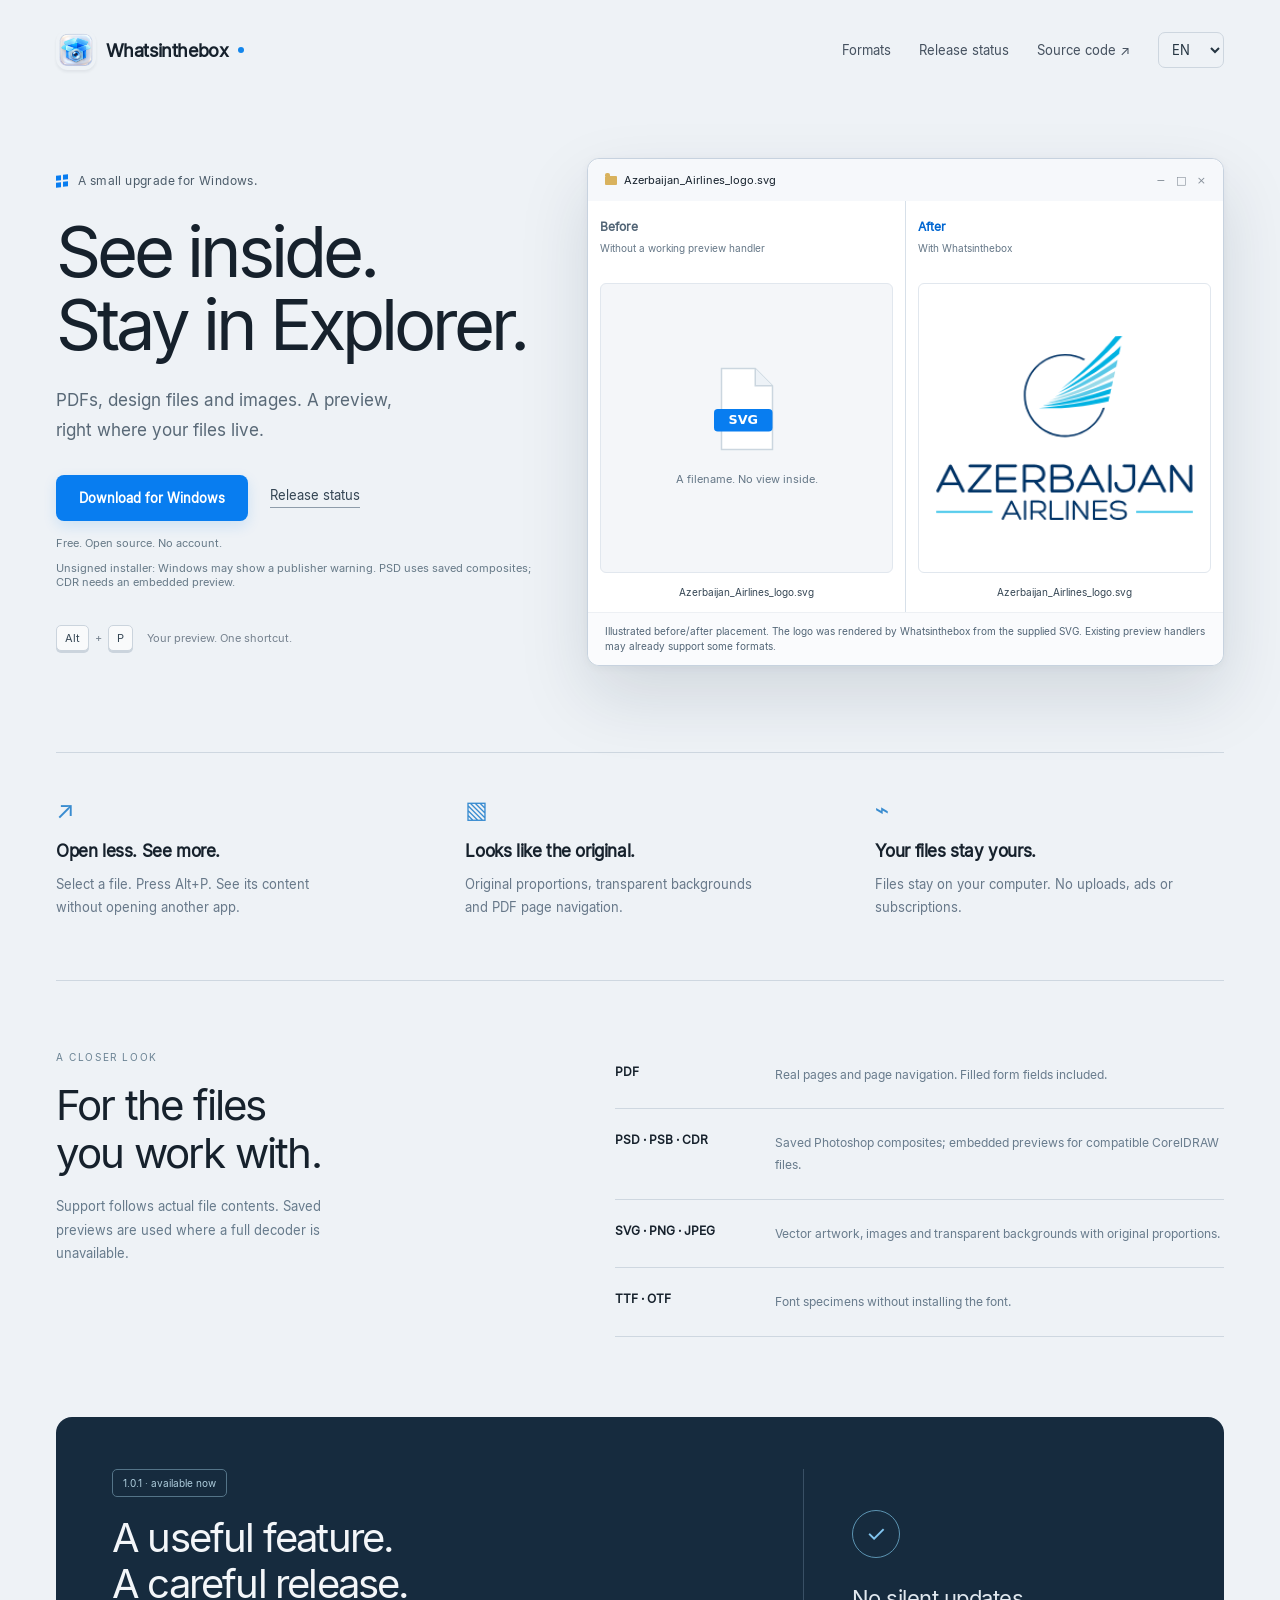
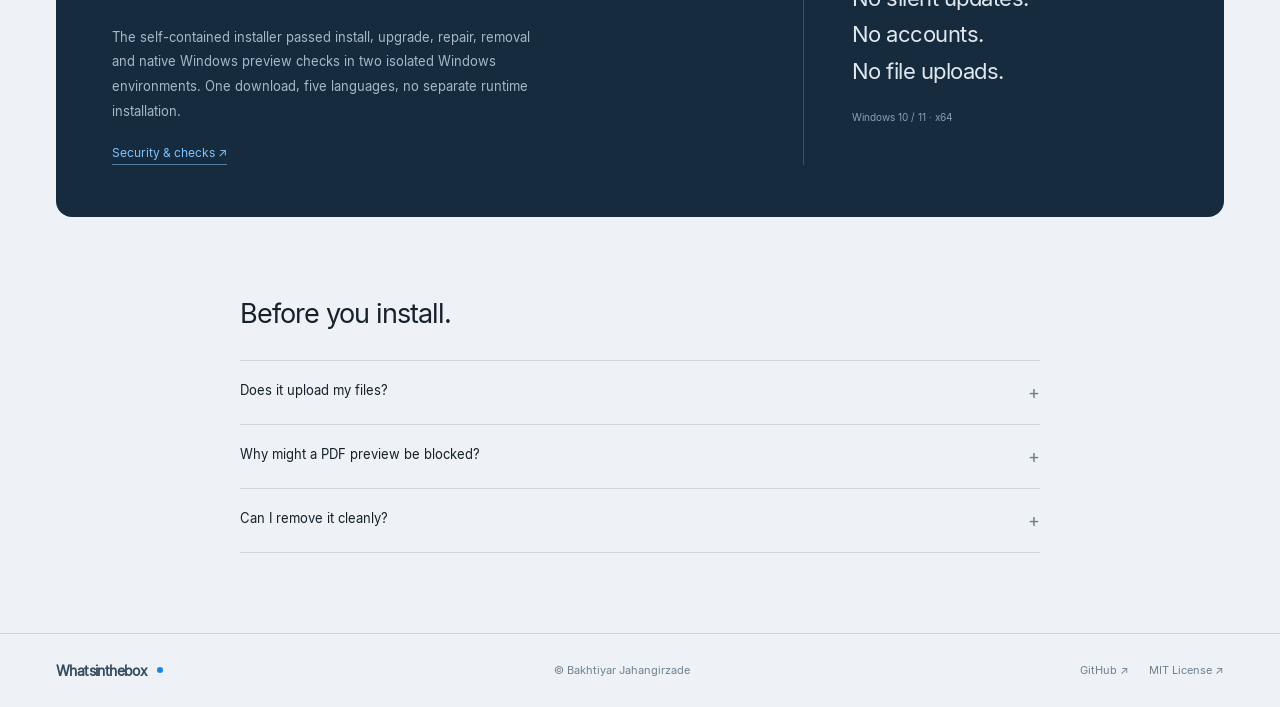
<file: website/index.html>
<!doctype html>
<html lang="en">
<head>
 <meta charset="utf-8"><meta name="viewport" content="width=device-width,initial-scale=1">
 <link rel="canonical" href="https://whatsinthebox-app.vercel.app/">
 <meta name="description" content="Whatsinthebox brings local file previews to Windows Explorer. Free, open source, and designed to stay out of your way.">
 <meta name="theme-color" content="#eef2f6"><meta property="og:title" content="Whatsinthebox — See inside. Stay in Explorer.">
 <meta property="og:description" content="Local previews for PDFs, artwork, images and fonts. Built for Windows.">
 <title>Whatsinthebox — Windows file previews</title><link rel="icon" href="assets/icon.png">
 <link rel="preload" href="assets/Inter.ttf" as="font" type="font/ttf" crossorigin><link rel="stylesheet" href="style.css">
</head>
<body>
<a class="skip" href="#main">Skip to content</a>
<header class="navigation"><a class="brand" href="/" aria-label="Whatsinthebox home"><img src="assets/icon.png" width="40" height="40" alt="">Whatsinthebox<span class="brand-dot"></span></a><nav aria-label="Main"><a href="#formats" data-i="formats">Formats</a><a href="#release" data-i="releaseNav">Release status</a><a class="github" href="https://github.com/bakhtiyarjahangirzade/Whatsinthebox" data-i="source">Source code ↗</a><select id="language" aria-label="Language"><option value="en">EN</option><option value="ru">RU</option><option value="de">DE</option><option value="zh">中文</option><option value="tr">TR</option></select></nav></header>
<main id="main">
 <section class="hero">
  <div class="hero-copy"><div class="platform"><span class="windows-mark" aria-hidden="true"><i></i><i></i><i></i><i></i></span><span data-i="eyebrow">A small upgrade for Windows.</span></div><h1 data-i="title">See inside.<br>Stay in Explorer.</h1><p class="lede" data-i="description">PDFs, design files and images. A preview, right where your files live.</p><div class="actions"><a class="primary" id="download" href="https://github.com/bakhtiyarjahangirzade/Whatsinthebox/releases/download/v1.0.1/Whatsinthebox-1.0.1-Setup.exe" data-i="download">Download for Windows</a><a class="secondary" href="#release" data-i="releaseNav">Release status</a></div><p class="micro" data-i="free">Free. Open source. No account.</p><p class="micro" data-i="limits">Unsigned installer: Windows may show a publisher warning. PSD uses saved composites; CDR needs an embedded preview.</p><div class="shortcut"><kbd>Alt</kbd><span>+</span><kbd>P</kbd><span data-i="shortcut">Your preview. One shortcut.</span></div></div>
  <figure class="product comparison"><div class="window-head"><span class="window-title"><span class="folder" aria-hidden="true"></span>Azerbaijan_Airlines_logo.svg</span><span class="window-controls" aria-hidden="true">− &nbsp; □ &nbsp; ×</span></div><div class="comparison-grid"><section class="comparison-side"><h2 data-i="before">Before</h2><p class="comparison-description" data-i="beforeBody">Without a working preview handler</p><div class="comparison-stage before-stage"><svg class="document-placeholder" viewBox="0 0 88 112" aria-hidden="true"><path d="M10 2h45l23 23v85H10z" fill="#fff" stroke="#cbd6df" stroke-width="2"/><path d="M55 2v23h23" fill="#edf2f7" stroke="#cbd6df" stroke-width="2"/><rect x="0" y="56" width="78" height="30" rx="5" fill="#087df0"/><text x="39" y="76" text-anchor="middle" fill="white" font-family="system-ui,sans-serif" font-size="17" font-weight="600">SVG</text></svg><p data-i="beforeHint">A filename. No view inside.</p></div><div class="comparison-file">Azerbaijan_Airlines_logo.svg</div></section><section class="comparison-side after-side"><h2 data-i="after">After</h2><p class="comparison-description" data-i="afterBody">With Whatsinthebox</p><div class="comparison-stage after-stage"><img src="assets/logo-preview.png" alt="Azerbaijan Airlines logo rendered by Whatsinthebox from the supplied SVG" width="246" height="177"></div><div class="comparison-file">Azerbaijan_Airlines_logo.svg</div></section></div><figcaption data-i="capture">Illustrated before/after placement. The logo was rendered by Whatsinthebox from the supplied SVG. Existing preview handlers may already support some formats.</figcaption></figure>
 </section>
 <section class="benefits" aria-label="Features"><article><span class="feature-icon" aria-hidden="true">↗</span><h2 data-i="oneTitle">Open less. See more.</h2><p data-i="oneBody">Select a file. Press Alt+P. See its content without opening another app.</p></article><article><span class="feature-icon" aria-hidden="true">▧</span><h2 data-i="twoTitle">Looks like the original.</h2><p data-i="twoBody">Original proportions, transparent backgrounds and PDF page navigation.</p></article><article><span class="feature-icon" aria-hidden="true">⌁</span><h2 data-i="threeTitle">Your files stay yours.</h2><p data-i="threeBody">Files stay on your computer. No uploads, ads or subscriptions.</p></article></section>
 <section id="formats" class="formats"><div><p class="eyebrow" data-i="formatEyebrow">A closer look</p><h2 data-i="formatTitle">For the files<br>you work with.</h2><p data-i="formatNote">Support follows the file's actual contents. Saved previews are used where a full decoder is unavailable.</p></div><dl><div><dt>PDF</dt><dd data-i="pdfDescription">Real pages and page navigation. Filled form fields included.</dd></div><div><dt>PSD · PSB · CDR</dt><dd data-i="designDescription">Saved composites for Photoshop; embedded previews for compatible CorelDRAW files.</dd></div><div><dt>SVG · PNG · JPEG</dt><dd data-i="imageDescription">Vector artwork, images and transparent backgrounds, with original proportions.</dd></div><div><dt>TTF · OTF</dt><dd data-i="fontDescription">A font specimen, without installing the font.</dd></div></dl></section>
 <section id="release" class="release"><div><span class="status-label" data-i="status">1.0.1 · available now</span><h2 data-i="releaseTitle">A useful feature.<br>A careful release.</h2><p data-i="releaseBody">The self-contained installer passed install, upgrade, repair, removal and native Windows preview checks in two isolated Windows environments. One download, five languages, no separate runtime installation.</p><a href="https://github.com/bakhtiyarjahangirzade/Whatsinthebox/blob/main/docs/verification.md" data-i="security">Security & checks ↗</a></div><aside><span class="release-symbol" aria-hidden="true">✓</span><p data-i="releaseAside">No silent updates.<br>No accounts.<br>No file uploads.</p><span class="release-platform">Windows 10 / 11 · x64</span></aside></section>
 <section class="faq"><h2 data-i="faqTitle">Before you install.</h2><details><summary data-i="faq1">Does it upload my files?</summary><p data-i="faq1Answer">No. Preview rendering stays local. The update checker only requests public release metadata from GitHub.</p></details><details><summary data-i="faq2">Why might a PDF preview be blocked?</summary><p data-i="faq2Answer">Windows can block downloaded files before invoking a preview handler. A per-file permission action is available for PDFs you trust. Password-protected and damaged files may need separate handling.</p></details><details><summary data-i="faq3">Can I remove it cleanly?</summary><p data-i="faq3Answer">Yes. The uninstaller restores the preview registrations it replaced. Clean install, update, repair and removal passed the 1.0 verification.</p></details></section>
</main>
<footer><a class="brand" href="/">Whatsinthebox<span class="brand-dot"></span></a><span>© Bakhtiyar Jahangirzade</span><div><a href="https://github.com/bakhtiyarjahangirzade/Whatsinthebox">GitHub ↗</a><a href="https://github.com/bakhtiyarjahangirzade/Whatsinthebox/blob/main/LICENSE">MIT License ↗</a></div></footer>
<script src="app.js" defer></script>
</body></html>
</file>
<file: website/style.css>
@font-face{font-family:Inter;src:url('assets/Inter.ttf') format('truetype');font-display:swap}*{box-sizing:border-box}html{scroll-behavior:smooth;scroll-padding-top:90px}body{margin:0;background:#eef2f6;color:#16212c;font-family:Inter,system-ui,sans-serif;-webkit-font-smoothing:antialiased}a{color:inherit;text-decoration:none}button,a,select,summary{-webkit-tap-highlight-color:transparent}a,select,summary{cursor:pointer}a:focus-visible,select:focus-visible,summary:focus-visible{outline:3px solid #087df0;outline-offset:5px;border-radius:4px}.skip{position:fixed;top:8px;left:8px;background:#142331;color:white;padding:12px;z-index:10;transform:translateY(-150%)}.skip:focus{transform:none}.navigation{max-width:1360px;margin:auto;display:flex;align-items:center;justify-content:space-between;padding:30px 56px}.brand{display:flex;gap:10px;align-items:center;font-weight:650;font-size:18px;letter-spacing:-.6px}.brand img{border-radius:12px;box-shadow:0 2px 3px #202b3612}.brand-dot{width:6px;height:6px;border-radius:50%;background:#1386ec;align-self:center}nav{display:flex;align-items:center;gap:28px;font-size:13px;color:#465260}nav a:hover{color:#087df0}select{border:1px solid #cdd6df;padding:8px 9px;background:transparent;border-radius:7px;font:inherit;color:#253542}main{max-width:1360px;margin:auto;padding:0 56px}.hero{display:grid;grid-template-columns:.86fr 1.14fr;gap:50px;align-items:center;padding:58px 0 86px}.platform{display:flex;align-items:center;gap:10px;color:#4c5c6a;font-size:12px;letter-spacing:.4px}.windows-mark{display:grid;grid-template-columns:5px 5px;gap:2px;transform:skewY(-8deg)}.windows-mark i{height:5px;background:#087df0}.hero h1{font-size:clamp(46px,5.5vw,76px);font-weight:560;letter-spacing:-4px;line-height:1.04;margin:27px 0 25px}.lede{font-size:17px;line-height:1.75;color:#596977;max-width:360px;margin:0}.actions{display:flex;align-items:center;gap:22px;margin:29px 0 15px}.primary{background:#087df0;color:white;padding:15px 23px;border-radius:8px;font-weight:600;font-size:13px;box-shadow:0 5px 14px #087df024;transition:background .2s,transform .2s}.primary:hover{background:#0066d1;transform:translateY(-2px)}.secondary{font-size:13px;color:#354654;border-bottom:1px solid #8e9caa;padding-bottom:4px}.micro{font-size:11px;color:#667987}.shortcut{display:flex;align-items:center;gap:6px;margin-top:36px;font-size:11px;color:#75818e}.shortcut span:last-child{margin-left:8px}kbd{font-family:inherit;background:#f9fafb;border:1px solid #cbd4dd;box-shadow:0 2px #cbd4dd;padding:5px 8px;border-radius:5px;color:#354654;font-size:11px}.product{margin:0;box-shadow:0 30px 70px #10294121,0 2px 8px #1029410c;border:1px solid #c7d2df;border-radius:12px;background:#fff;transform:rotate(-1deg)}.window-head{display:flex;justify-content:space-between;align-items:center;padding:14px 17px;font-size:11px;background:#f6f8fb;border-radius:12px 12px 0 0}.window-title{display:flex;align-items:center;gap:7px}.folder{width:12px;height:9px;background:#d9b25d;border-radius:1px;position:relative}.folder:before{content:'';position:absolute;left:0;top:-3px;width:5px;height:3px;background:#d9b25d;border-radius:2px 2px 0 0}.window-controls{color:#87909a;font-family:system-ui}.window-address{display:flex;gap:20px;padding:11px 17px;border-top:1px solid #e5eaf0;border-bottom:1px solid #e5eaf0;color:#7b8591;font-size:10px}.window-content{display:grid;grid-template-columns:.95fr 1.05fr;min-height:330px}.sample-files{padding:18px 10px 12px}.sample-heading{font-size:10px;color:#86919c;padding:0 8px 10px}.file{display:flex;gap:9px;align-items:center;padding:11px 8px;font-size:10px;border-radius:4px;color:#364a5a;margin-bottom:7px}.file.selected{background:#eaf4ff}.file small{display:block;font-size:8px;margin-top:4px;color:#81909f}.file-icon{width:26px;height:32px;border-radius:4px;background:#fff;border:1px solid #e4e9ef;display:grid;place-items:center;font-size:7px;font-weight:750}.pdf{color:#e86153}.psd{color:#467bc7}.svg{color:#32a37e}.font{color:#906bbb;font-size:12px}.local-note{display:flex;gap:6px;font-size:9px;color:#7b8b98;padding:24px 8px 0}.local-note>span:first-child{color:#3eb690}.preview{border-left:1px solid #e9edf2;background:#f4f6f9;padding:10px;display:grid;place-items:center}.preview img{width:100%;height:auto;max-height:320px;object-fit:contain;border-radius:4px}figcaption{font-size:8px;line-height:1.5;color:#81909d;padding:11px 17px;border-top:1px solid #edf0f4;background:#fafbfd;border-radius:0 0 12px 12px}.benefits{display:grid;grid-template-columns:repeat(3,1fr);gap:60px;border-top:1px solid #ced7e0;padding:42px 0 60px}.feature-icon{font-size:24px;color:#398cd0}.benefits h2{font-size:17px;font-weight:600;letter-spacing:-.4px;margin:17px 0 12px}.benefits p{font-size:13px;line-height:1.8;color:#68798a;margin:0;max-width:300px}.formats{display:grid;grid-template-columns:1fr 1.3fr;gap:90px;padding:60px 0 80px;border-top:1px solid #ced7e0}.eyebrow{font-size:10px;letter-spacing:1.6px;text-transform:uppercase;color:#6b8394}.formats h2,.release h2{font-size:42px;line-height:1.15;letter-spacing:-1.8px;font-weight:550;margin:18px 0}.formats p:not(.eyebrow){font-size:13px;line-height:1.8;max-width:310px;color:#677b8c}.formats dl{margin:0}.formats dl>div{padding:23px 0;border-bottom:1px solid #ced7e0;display:grid;grid-template-columns:140px 1fr;gap:20px}.formats dt{font-size:12px;font-weight:600}.formats dd{margin:0;font-size:12px;line-height:1.8;color:#697c8d}.release{background:#162b3e;color:#f3f6f9;padding:52px 56px;border-radius:16px;display:grid;grid-template-columns:1.7fr 1fr;gap:70px}.status-label{display:inline-block;border:1px solid #547488;color:#adccdc;padding:7px 10px;border-radius:5px;font-size:10px}.release h2{font-size:40px}.release p{font-size:13px;line-height:1.9;color:#a3b8c8;max-width:440px}.release a{display:inline-block;font-size:12px;color:#7dc3ff;border-bottom:1px solid #547c9b;padding-bottom:4px;margin-top:8px}.release aside{border-left:1px solid #395065;padding-left:48px;display:flex;flex-direction:column;justify-content:center}.release-symbol{display:grid;place-items:center;width:48px;height:48px;border:1px solid #5c94b2;border-radius:50%;font-size:23px;color:#82c5ef}.release aside p{font-size:22px;line-height:1.65;letter-spacing:-.5px;color:#e0e8ef}.release-platform{font-size:10px;color:#89a0b2}.faq{padding:80px 0;max-width:800px;margin:auto}.faq h2{font-size:27px;font-weight:550;letter-spacing:-1px;margin:0 0 30px}.faq details{padding:21px 0;border-top:1px solid #cbd6df}.faq details:last-child{border-bottom:1px solid #cbd6df}.faq summary{font-size:13px;font-weight:550;list-style:none;display:flex;justify-content:space-between;gap:20px}.faq summary:after{content:'+';font-size:18px;color:#678096}.faq details[open] summary:after{content:'−'}.faq details p{font-size:13px;line-height:1.8;color:#687b8d;max-width:650px;padding-right:30px}footer{border-top:1px solid #cad4df;padding:28px 56px;max-width:1360px;margin:auto;display:flex;align-items:center;justify-content:space-between;color:#6d8091;font-size:11px}footer .brand{font-size:14px;color:#344b5e}footer>div{display:flex;gap:20px}
@media(max-width:1000px){.navigation,main,footer{padding-left:30px;padding-right:30px}.hero{gap:28px}.hero h1{letter-spacing:-2.8px;font-size:56px}.window-content{min-height:280px}.sample-files{padding:12px 7px}.file{padding:8px 5px}.preview img{max-height:265px}.benefits{gap:30px}.formats{gap:35px}.release{padding:40px;gap:35px}.release aside{padding-left:30px}}
@media(max-width:720px){html{scroll-padding-top:20px}.navigation{padding:20px}.brand{font-size:15px}.brand img{width:31px;height:31px}nav{gap:14px}nav>a:not(.github){display:none}nav .github{font-size:11px}select{padding:6px;font-size:11px}main{padding:0 22px}.hero{grid-template-columns:1fr;padding:40px 0 55px;gap:38px}.hero h1{font-size:57px}.lede{max-width:440px;font-size:16px}.product{transform:none;max-width:500px;width:100%;justify-self:center}.window-content{min-height:300px}.preview img{max-height:300px}.benefits{grid-template-columns:1fr;gap:30px;padding:35px 0 45px}.benefits article{display:grid;grid-template-columns:32px 1fr;gap:0 17px}.benefits h2{margin:0 0 8px}.benefits p{grid-column:2;max-width:none}.formats{grid-template-columns:1fr;gap:20px;padding:40px 0 50px}.formats h2{font-size:37px}.formats dl>div{grid-template-columns:105px 1fr;gap:10px}.release{padding:30px 24px;grid-template-columns:1fr;gap:24px}.release h2{font-size:35px}.release aside{border-left:0;border-top:1px solid #395065;padding:24px 0 0;display:grid;grid-template-columns:48px 1fr;gap:0 20px}.release aside p{font-size:17px;margin:0}.release-platform{grid-column:2;margin-top:10px}.faq{padding:50px 0}.faq h2{font-size:26px}footer{padding:24px 22px;flex-wrap:wrap;gap:20px}footer>span{order:3;width:100%}}
@media(prefers-reduced-motion:reduce){html{scroll-behavior:auto}*{transition:none!important}}

/* One file, two outcomes. Preview artwork always uses uniform scaling. */
.comparison{transform:none}.comparison-grid{display:grid;grid-template-columns:1fr 1fr}.comparison-side{min-width:0;padding:18px 12px 12px}.comparison-side+.comparison-side{border-left:1px solid #d7e0e9}.comparison-side h2{margin:0;color:#526576;font-size:12px;font-weight:650}.after-side h2{color:#0066d1}.comparison-description{font-size:10px;line-height:1.5;color:#657787;min-height:30px;margin:7px 0 12px}.comparison-stage{height:290px;background:#f4f6f9;display:flex;align-items:center;justify-content:center;overflow:hidden;border:1px solid #e1e7ee;border-radius:6px}.before-stage{flex-direction:column;gap:20px;padding:14px}.document-placeholder{width:66px;height:84px;flex-shrink:0}.before-stage p{font-size:11px;text-align:center;line-height:1.6;color:#657787;max-width:150px;margin:0}.after-stage{padding:5px}.after-stage img{display:block;max-width:100%;max-height:100%;width:auto;height:auto;object-fit:contain}.comparison-file{font-size:10px;color:#354654;text-align:center;padding-top:12px}.comparison figcaption{font-size:10px;color:#526576}@media(max-width:720px){.comparison-stage{height:250px}.comparison-side{padding:15px 8px 10px}.comparison-description{min-height:45px}.comparison-file{font-size:9px}}

.comparison-file{overflow-wrap:anywhere;line-height:1.5}.after-stage{background:white;padding:16px}.after-stage img{width:100%;height:100%;object-fit:contain}
</file>
